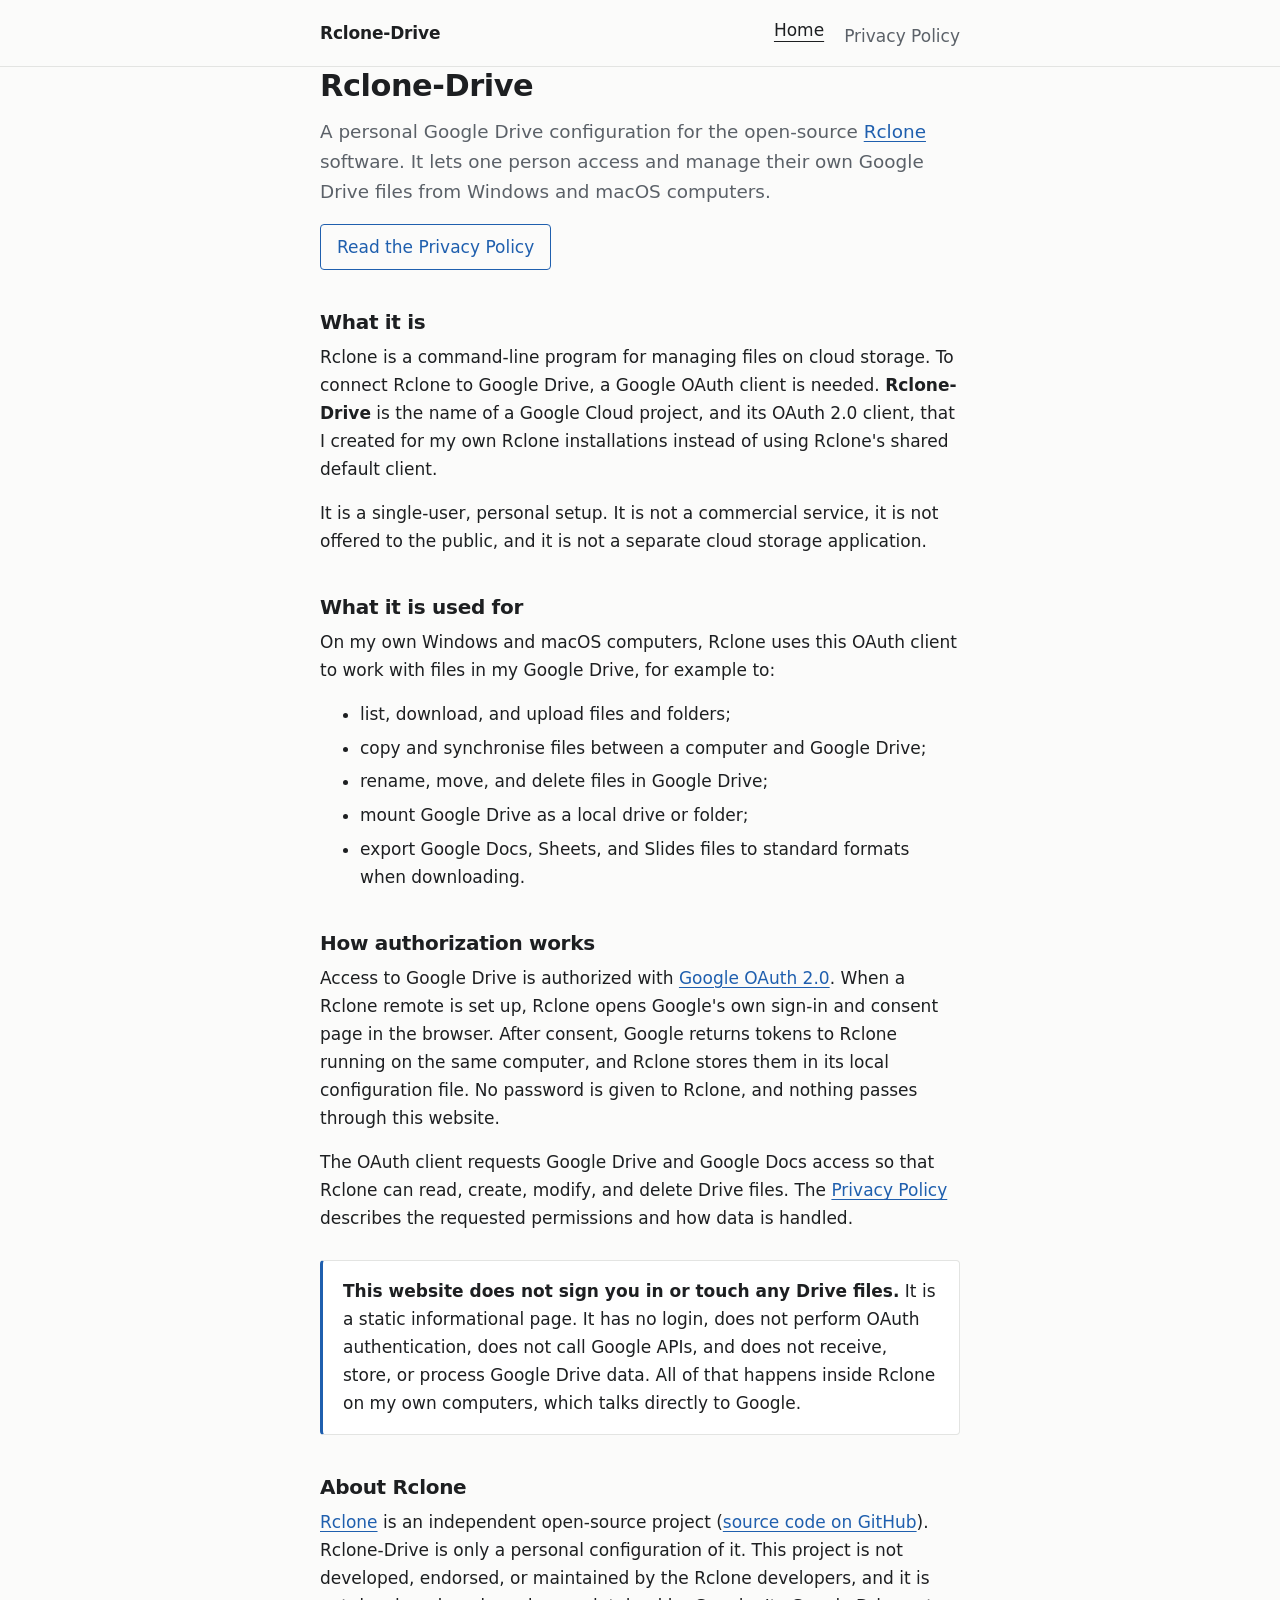
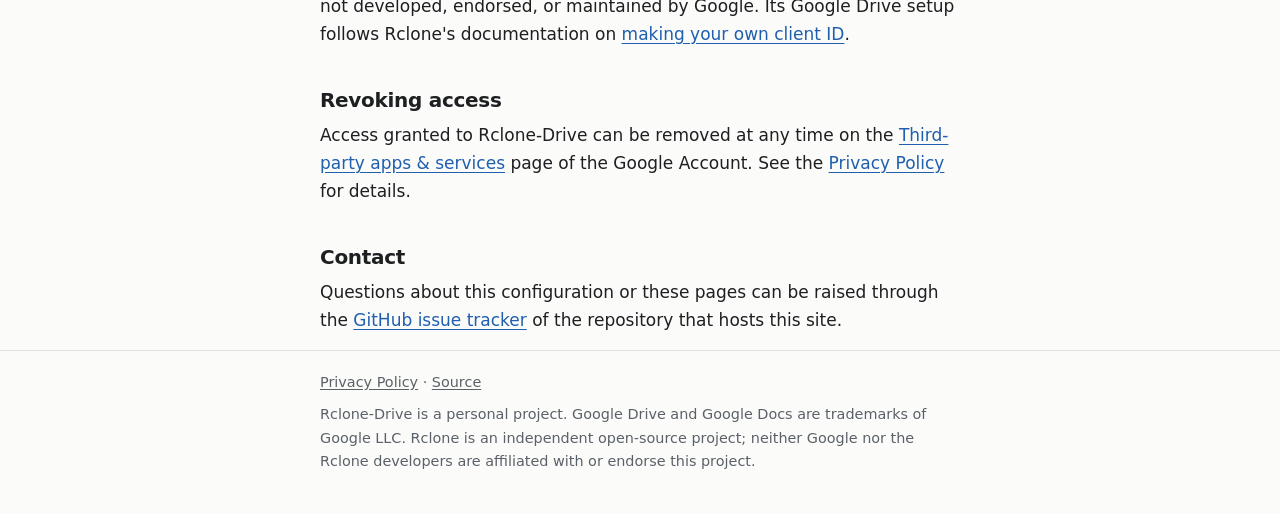
<file: index.html>
<!doctype html>
<html lang="en">
<head>
  <meta charset="utf-8">
  <meta name="viewport" content="width=device-width, initial-scale=1">
  <title>Rclone-Drive</title>
  <meta name="description" content="Rclone-Drive is a personal Google Drive configuration for the open-source Rclone software, used to access one person's own Google Drive from Windows and macOS.">
  <link rel="icon" href="assets/favicon.svg" type="image/svg+xml">
  <link rel="stylesheet" href="assets/style.css">
</head>
<body>
  <a class="skip-link" href="#main">Skip to content</a>

  <header class="site-header">
    <div class="wrap">
      <a class="brand" href="./">Rclone-Drive</a>
      <nav class="site-nav" aria-label="Main">
        <ul>
          <li><a href="./" aria-current="page">Home</a></li>
          <li><a href="privacy.html">Privacy Policy</a></li>
        </ul>
      </nav>
    </div>
  </header>

  <main id="main" class="wrap">
    <h1>Rclone-Drive</h1>
    <p class="lead">A personal Google Drive configuration for the open-source <a href="https://rclone.org/">Rclone</a> software. It lets one person access and manage their own Google Drive files from Windows and macOS computers.</p>

    <p><a class="button-link" href="privacy.html">Read the Privacy Policy</a></p>

    <h2>What it is</h2>
    <p>Rclone is a command-line program for managing files on cloud storage. To connect Rclone to Google Drive, a Google OAuth client is needed. <strong>Rclone-Drive</strong> is the name of a Google Cloud project, and its OAuth 2.0 client, that I created for my own Rclone installations instead of using Rclone's shared default client.</p>
    <p>It is a single-user, personal setup. It is not a commercial service, it is not offered to the public, and it is not a separate cloud storage application.</p>

    <h2>What it is used for</h2>
    <p>On my own Windows and macOS computers, Rclone uses this OAuth client to work with files in my Google Drive, for example to:</p>
    <ul>
      <li>list, download, and upload files and folders;</li>
      <li>copy and synchronise files between a computer and Google Drive;</li>
      <li>rename, move, and delete files in Google Drive;</li>
      <li>mount Google Drive as a local drive or folder;</li>
      <li>export Google Docs, Sheets, and Slides files to standard formats when downloading.</li>
    </ul>

    <h2>How authorization works</h2>
    <p>Access to Google Drive is authorized with <a href="https://developers.google.com/identity/protocols/oauth2">Google OAuth 2.0</a>. When a Rclone remote is set up, Rclone opens Google's own sign-in and consent page in the browser. After consent, Google returns tokens to Rclone running on the same computer, and Rclone stores them in its local configuration file. No password is given to Rclone, and nothing passes through this website.</p>
    <p>The OAuth client requests Google Drive and Google Docs access so that Rclone can read, create, modify, and delete Drive files. The <a href="privacy.html">Privacy Policy</a> describes the requested permissions and how data is handled.</p>

    <div class="callout">
      <p><strong>This website does not sign you in or touch any Drive files.</strong> It is a static informational page. It has no login, does not perform OAuth authentication, does not call Google APIs, and does not receive, store, or process Google Drive data. All of that happens inside Rclone on my own computers, which talks directly to Google.</p>
    </div>

    <h2>About Rclone</h2>
    <p><a href="https://rclone.org/">Rclone</a> is an independent open-source project (<a href="https://github.com/rclone/rclone">source code on GitHub</a>). Rclone-Drive is only a personal configuration of it. This project is not developed, endorsed, or maintained by the Rclone developers, and it is not developed, endorsed, or maintained by Google. Its Google Drive setup follows Rclone's documentation on <a href="https://rclone.org/drive/#making-your-own-client-id">making your own client ID</a>.</p>

    <h2>Revoking access</h2>
    <p>Access granted to Rclone-Drive can be removed at any time on the <a href="https://myaccount.google.com/connections">Third-party apps &amp; services</a> page of the Google Account. See the <a href="privacy.html#revoking-access">Privacy Policy</a> for details.</p>

    <h2>Contact</h2>
    <p>Questions about this configuration or these pages can be raised through the <a href="https://github.com/Asilturkmen/rclone-drive-info/issues">GitHub issue tracker</a> of the repository that hosts this site.</p>
  </main>

  <footer class="site-footer">
    <div class="wrap">
      <p><a href="privacy.html">Privacy Policy</a> · <a href="https://github.com/Asilturkmen/rclone-drive-info">Source</a></p>
      <p>Rclone-Drive is a personal project. Google Drive and Google Docs are trademarks of Google LLC. Rclone is an independent open-source project; neither Google nor the Rclone developers are affiliated with or endorse this project.</p>
    </div>
  </footer>
</body>
</html>
</file>
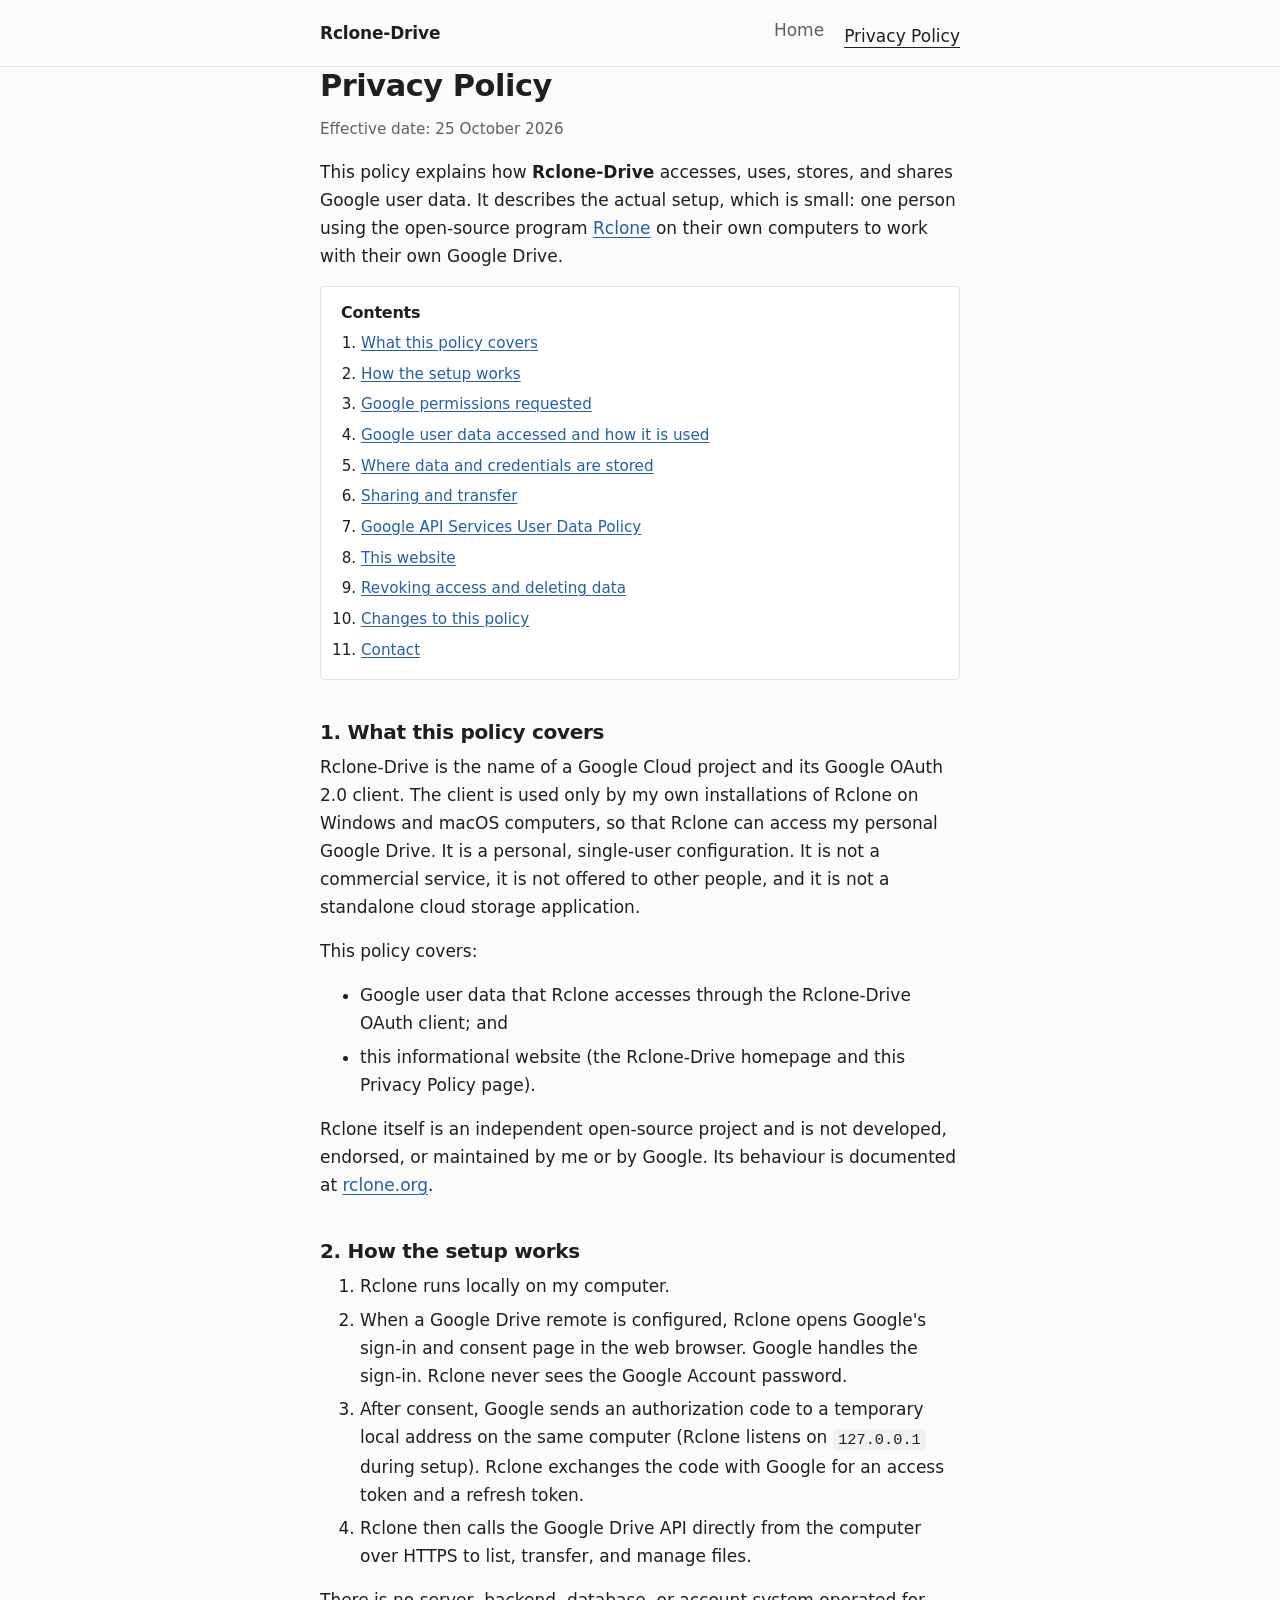
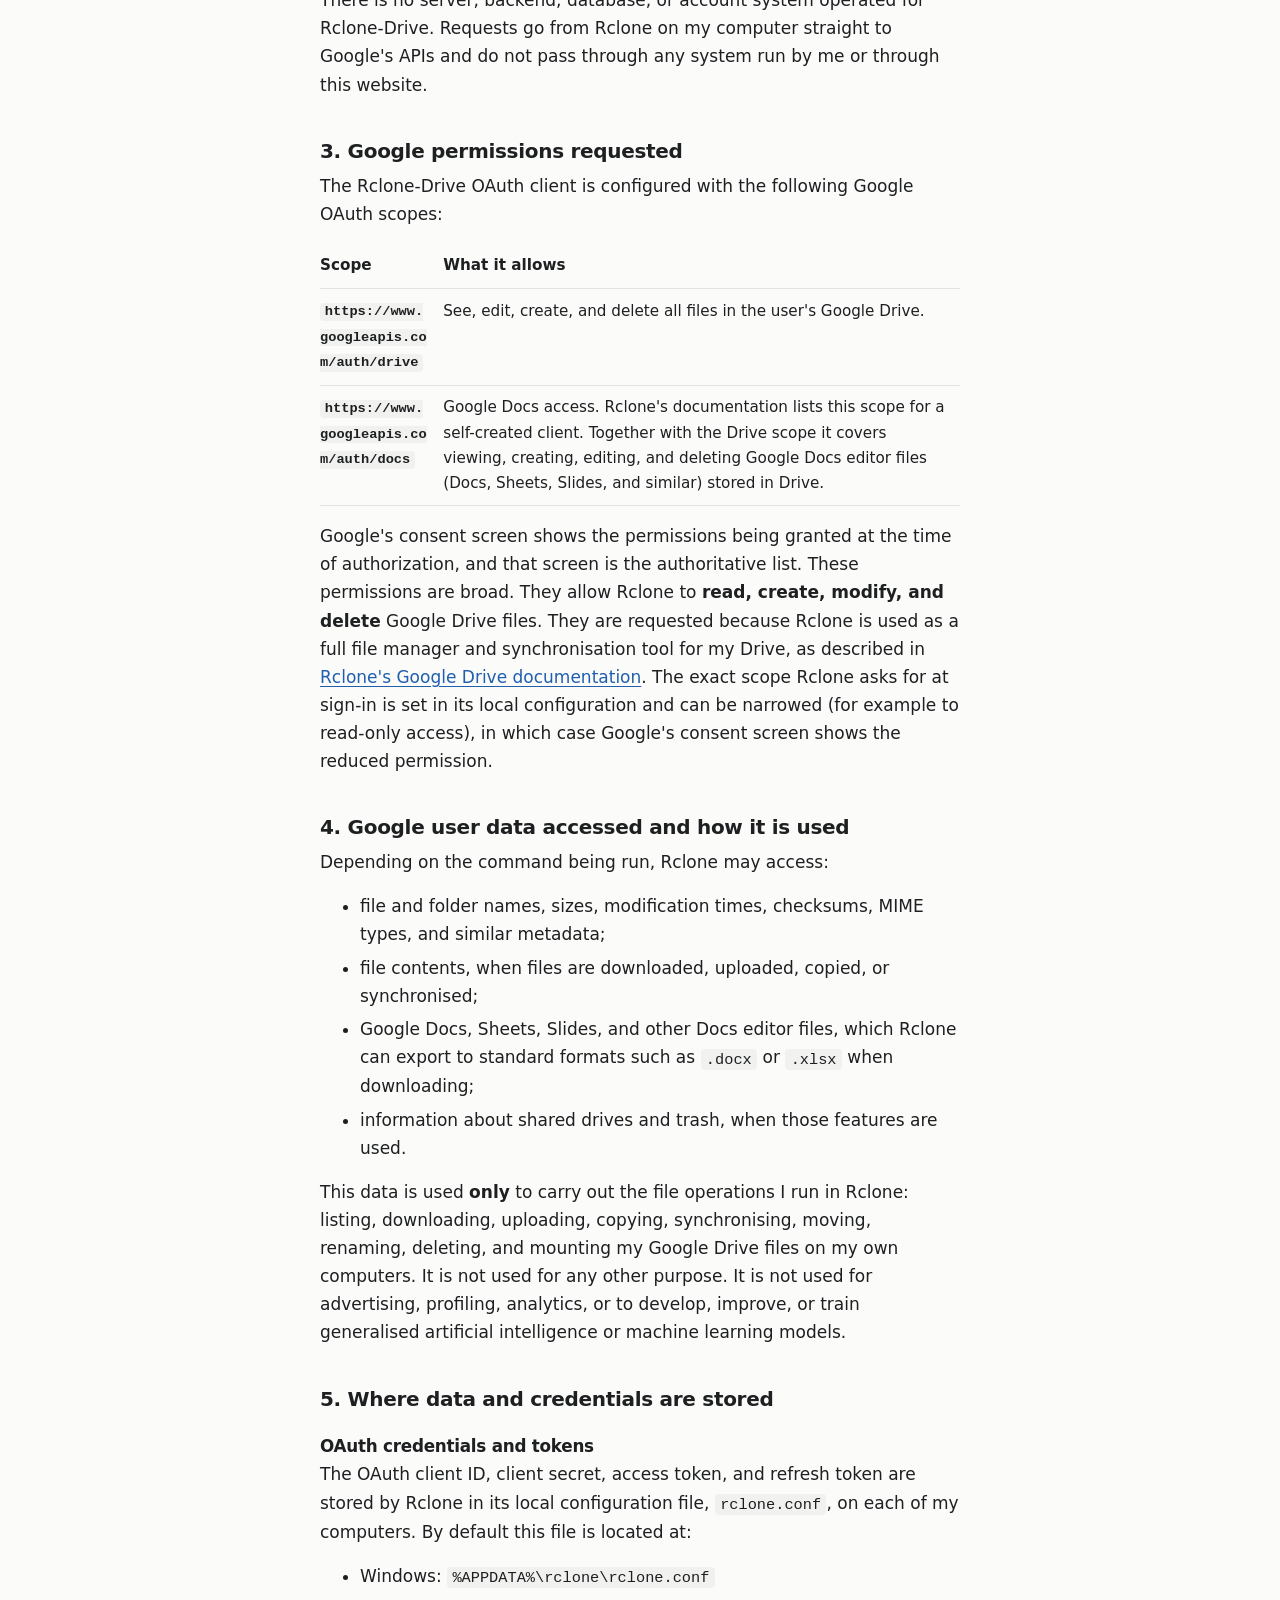
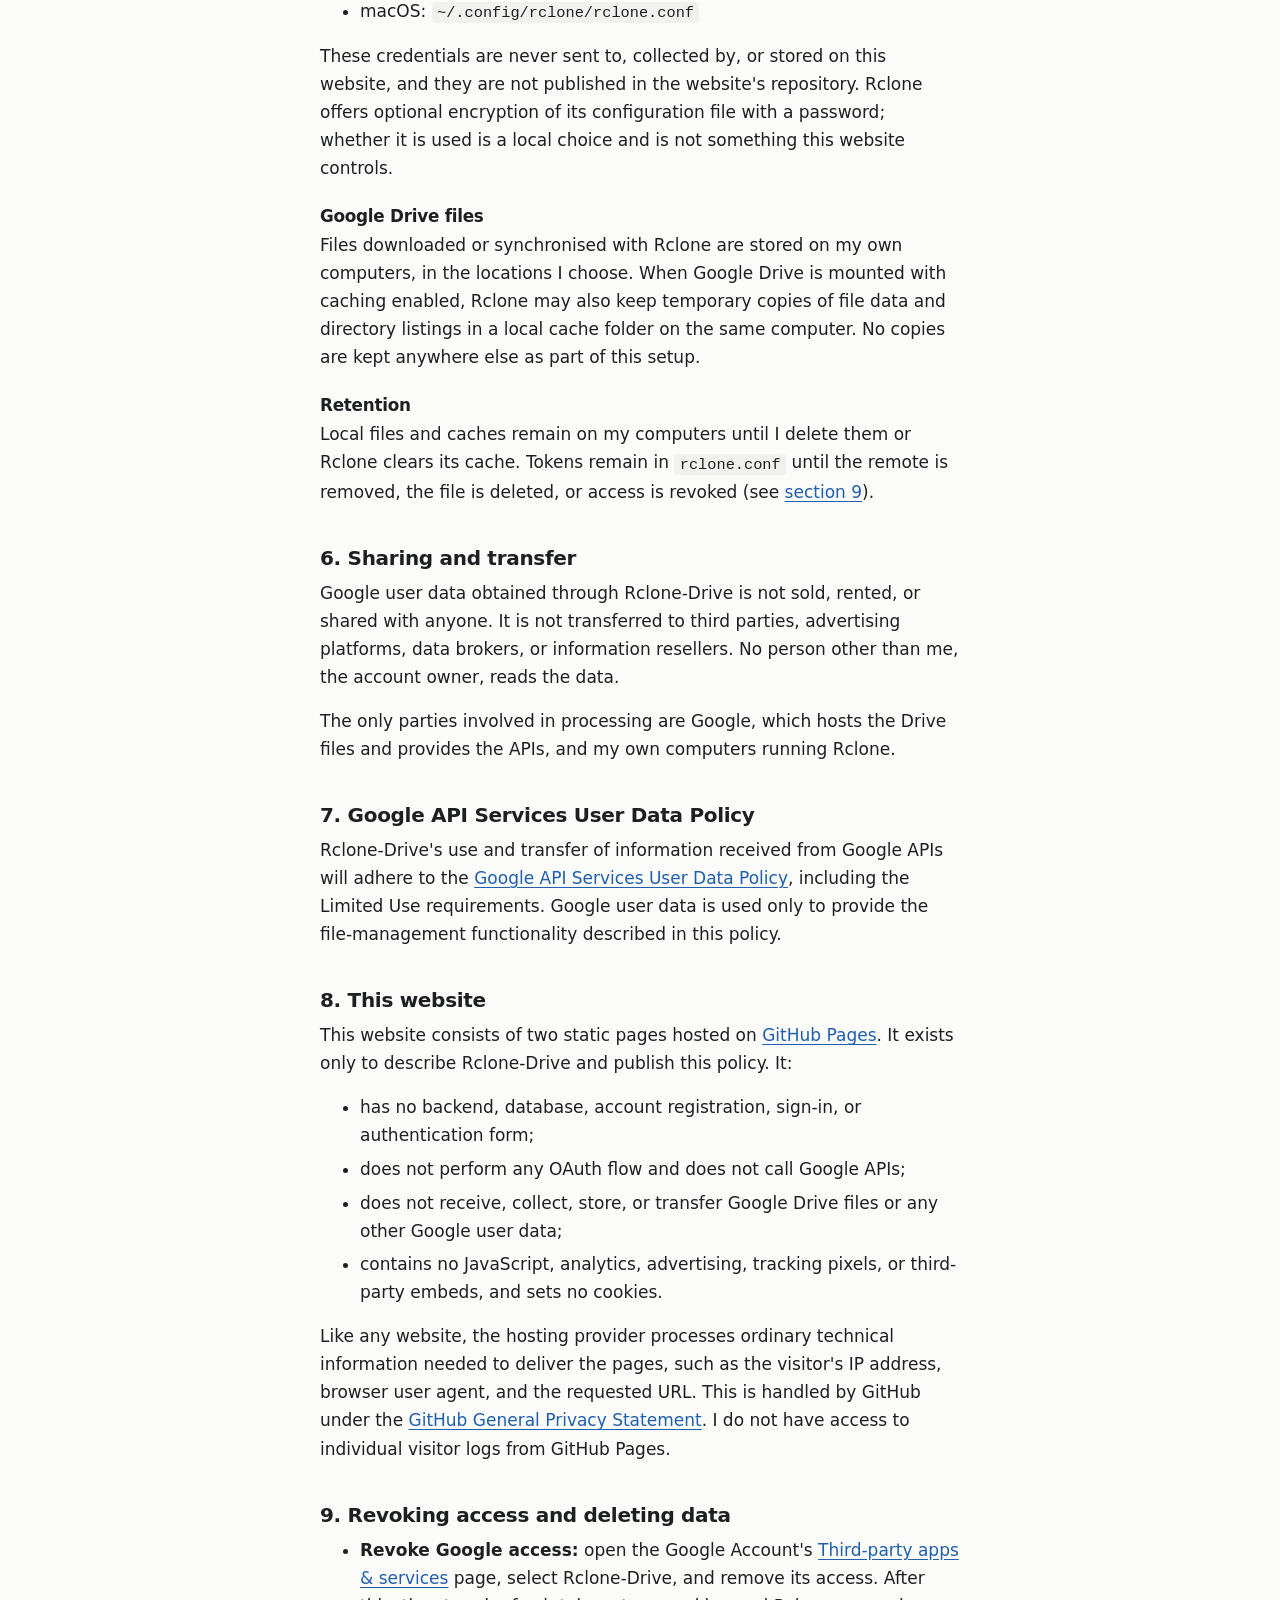
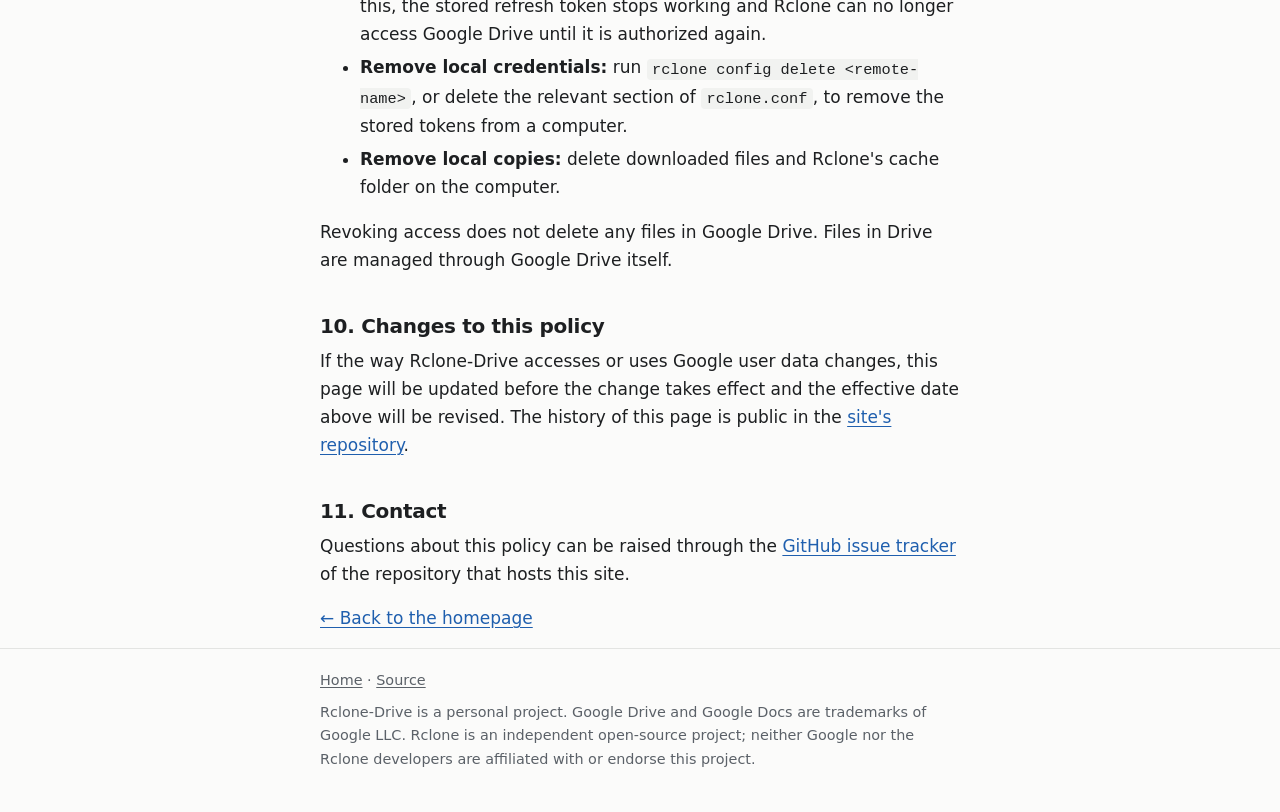
<file: privacy.html>
<!doctype html>
<html lang="en">
<head>
  <meta charset="utf-8">
  <meta name="viewport" content="width=device-width, initial-scale=1">
  <title>Privacy Policy · Rclone-Drive</title>
  <meta name="description" content="Privacy Policy for Rclone-Drive, a personal Google Drive configuration for the open-source Rclone software.">
  <link rel="icon" href="assets/favicon.svg" type="image/svg+xml">
  <link rel="stylesheet" href="assets/style.css">
</head>
<body>
  <a class="skip-link" href="#main">Skip to content</a>

  <header class="site-header">
    <div class="wrap">
      <a class="brand" href="./">Rclone-Drive</a>
      <nav class="site-nav" aria-label="Main">
        <ul>
          <li><a href="./">Home</a></li>
          <li><a href="privacy.html" aria-current="page">Privacy Policy</a></li>
        </ul>
      </nav>
    </div>
  </header>

  <main id="main" class="wrap">
    <h1>Privacy Policy</h1>
    <p class="meta">Effective date: 25 October 2026</p>

    <p>This policy explains how <strong>Rclone-Drive</strong> accesses, uses, stores, and shares Google user data. It describes the actual setup, which is small: one person using the open-source program <a href="https://rclone.org/">Rclone</a> on their own computers to work with their own Google Drive.</p>

    <nav class="toc" aria-labelledby="toc-heading">
      <h2 id="toc-heading">Contents</h2>
      <ol>
        <li><a href="#what-this-covers">What this policy covers</a></li>
        <li><a href="#how-it-works">How the setup works</a></li>
        <li><a href="#permissions">Google permissions requested</a></li>
        <li><a href="#data-accessed">Google user data accessed and how it is used</a></li>
        <li><a href="#storage">Where data and credentials are stored</a></li>
        <li><a href="#sharing">Sharing and transfer</a></li>
        <li><a href="#limited-use">Google API Services User Data Policy</a></li>
        <li><a href="#website">This website</a></li>
        <li><a href="#revoking-access">Revoking access and deleting data</a></li>
        <li><a href="#changes">Changes to this policy</a></li>
        <li><a href="#contact">Contact</a></li>
      </ol>
    </nav>

    <h2 id="what-this-covers">1. What this policy covers</h2>
    <p>Rclone-Drive is the name of a Google Cloud project and its Google OAuth 2.0 client. The client is used only by my own installations of Rclone on Windows and macOS computers, so that Rclone can access my personal Google Drive. It is a personal, single-user configuration. It is not a commercial service, it is not offered to other people, and it is not a standalone cloud storage application.</p>
    <p>This policy covers:</p>
    <ul>
      <li>Google user data that Rclone accesses through the Rclone-Drive OAuth client; and</li>
      <li>this informational website (the Rclone-Drive homepage and this Privacy Policy page).</li>
    </ul>
    <p>Rclone itself is an independent open-source project and is not developed, endorsed, or maintained by me or by Google. Its behaviour is documented at <a href="https://rclone.org/">rclone.org</a>.</p>

    <h2 id="how-it-works">2. How the setup works</h2>
    <ol>
      <li>Rclone runs locally on my computer.</li>
      <li>When a Google Drive remote is configured, Rclone opens Google's sign-in and consent page in the web browser. Google handles the sign-in. Rclone never sees the Google Account password.</li>
      <li>After consent, Google sends an authorization code to a temporary local address on the same computer (Rclone listens on <code>127.0.0.1</code> during setup). Rclone exchanges the code with Google for an access token and a refresh token.</li>
      <li>Rclone then calls the Google Drive API directly from the computer over HTTPS to list, transfer, and manage files.</li>
    </ol>
    <p>There is no server, backend, database, or account system operated for Rclone-Drive. Requests go from Rclone on my computer straight to Google's APIs and do not pass through any system run by me or through this website.</p>

    <h2 id="permissions">3. Google permissions requested</h2>
    <p>The Rclone-Drive OAuth client is configured with the following Google OAuth scopes:</p>
    <table>
      <thead>
        <tr>
          <th scope="col">Scope</th>
          <th scope="col">What it allows</th>
        </tr>
      </thead>
      <tbody>
        <tr>
          <th scope="row"><code>https://www.googleapis.com/auth/drive</code></th>
          <td>See, edit, create, and delete all files in the user's Google Drive.</td>
        </tr>
        <tr>
          <th scope="row"><code>https://www.googleapis.com/auth/docs</code></th>
          <td>Google Docs access. Rclone's documentation lists this scope for a self-created client. Together with the Drive scope it covers viewing, creating, editing, and deleting Google Docs editor files (Docs, Sheets, Slides, and similar) stored in Drive.</td>
        </tr>
      </tbody>
    </table>
    <p>Google's consent screen shows the permissions being granted at the time of authorization, and that screen is the authoritative list. These permissions are broad. They allow Rclone to <strong>read, create, modify, and delete</strong> Google Drive files. They are requested because Rclone is used as a full file manager and synchronisation tool for my Drive, as described in <a href="https://rclone.org/drive/#making-your-own-client-id">Rclone's Google Drive documentation</a>. The exact scope Rclone asks for at sign-in is set in its local configuration and can be narrowed (for example to read-only access), in which case Google's consent screen shows the reduced permission.</p>

    <h2 id="data-accessed">4. Google user data accessed and how it is used</h2>
    <p>Depending on the command being run, Rclone may access:</p>
    <ul>
      <li>file and folder names, sizes, modification times, checksums, MIME types, and similar metadata;</li>
      <li>file contents, when files are downloaded, uploaded, copied, or synchronised;</li>
      <li>Google Docs, Sheets, Slides, and other Docs editor files, which Rclone can export to standard formats such as <code>.docx</code> or <code>.xlsx</code> when downloading;</li>
      <li>information about shared drives and trash, when those features are used.</li>
    </ul>
    <p>This data is used <strong>only</strong> to carry out the file operations I run in Rclone: listing, downloading, uploading, copying, synchronising, moving, renaming, deleting, and mounting my Google Drive files on my own computers. It is not used for any other purpose. It is not used for advertising, profiling, analytics, or to develop, improve, or train generalised artificial intelligence or machine learning models.</p>

    <h2 id="storage">5. Where data and credentials are stored</h2>
    <h3>OAuth credentials and tokens</h3>
    <p>The OAuth client ID, client secret, access token, and refresh token are stored by Rclone in its local configuration file, <code>rclone.conf</code>, on each of my computers. By default this file is located at:</p>
    <ul>
      <li>Windows: <code>%APPDATA%\rclone\rclone.conf</code></li>
      <li>macOS: <code>~/.config/rclone/rclone.conf</code></li>
    </ul>
    <p>These credentials are never sent to, collected by, or stored on this website, and they are not published in the website's repository. Rclone offers optional encryption of its configuration file with a password; whether it is used is a local choice and is not something this website controls.</p>
    <h3>Google Drive files</h3>
    <p>Files downloaded or synchronised with Rclone are stored on my own computers, in the locations I choose. When Google Drive is mounted with caching enabled, Rclone may also keep temporary copies of file data and directory listings in a local cache folder on the same computer. No copies are kept anywhere else as part of this setup.</p>
    <h3>Retention</h3>
    <p>Local files and caches remain on my computers until I delete them or Rclone clears its cache. Tokens remain in <code>rclone.conf</code> until the remote is removed, the file is deleted, or access is revoked (see <a href="#revoking-access">section 9</a>).</p>

    <h2 id="sharing">6. Sharing and transfer</h2>
    <p>Google user data obtained through Rclone-Drive is not sold, rented, or shared with anyone. It is not transferred to third parties, advertising platforms, data brokers, or information resellers. No person other than me, the account owner, reads the data.</p>
    <p>The only parties involved in processing are Google, which hosts the Drive files and provides the APIs, and my own computers running Rclone.</p>

    <h2 id="limited-use">7. Google API Services User Data Policy</h2>
    <p>Rclone-Drive's use and transfer of information received from Google APIs will adhere to the <a href="https://developers.google.com/terms/api-services-user-data-policy">Google API Services User Data Policy</a>, including the Limited Use requirements. Google user data is used only to provide the file-management functionality described in this policy.</p>

    <h2 id="website">8. This website</h2>
    <p>This website consists of two static pages hosted on <a href="https://pages.github.com/">GitHub Pages</a>. It exists only to describe Rclone-Drive and publish this policy. It:</p>
    <ul>
      <li>has no backend, database, account registration, sign-in, or authentication form;</li>
      <li>does not perform any OAuth flow and does not call Google APIs;</li>
      <li>does not receive, collect, store, or transfer Google Drive files or any other Google user data;</li>
      <li>contains no JavaScript, analytics, advertising, tracking pixels, or third-party embeds, and sets no cookies.</li>
    </ul>
    <p>Like any website, the hosting provider processes ordinary technical information needed to deliver the pages, such as the visitor's IP address, browser user agent, and the requested URL. This is handled by GitHub under the <a href="https://docs.github.com/en/site-policy/privacy-policies/github-general-privacy-statement">GitHub General Privacy Statement</a>. I do not have access to individual visitor logs from GitHub Pages.</p>

    <h2 id="revoking-access">9. Revoking access and deleting data</h2>
    <ul>
      <li><strong>Revoke Google access:</strong> open the Google Account's <a href="https://myaccount.google.com/connections">Third-party apps &amp; services</a> page, select Rclone-Drive, and remove its access. After this, the stored refresh token stops working and Rclone can no longer access Google Drive until it is authorized again.</li>
      <li><strong>Remove local credentials:</strong> run <code>rclone config delete &lt;remote-name&gt;</code>, or delete the relevant section of <code>rclone.conf</code>, to remove the stored tokens from a computer.</li>
      <li><strong>Remove local copies:</strong> delete downloaded files and Rclone's cache folder on the computer.</li>
    </ul>
    <p>Revoking access does not delete any files in Google Drive. Files in Drive are managed through Google Drive itself.</p>

    <h2 id="changes">10. Changes to this policy</h2>
    <p>If the way Rclone-Drive accesses or uses Google user data changes, this page will be updated before the change takes effect and the effective date above will be revised. The history of this page is public in the <a href="https://github.com/Asilturkmen/rclone-drive-info/commits/main/privacy.html">site's repository</a>.</p>

    <h2 id="contact">11. Contact</h2>
    <p>Questions about this policy can be raised through the <a href="https://github.com/Asilturkmen/rclone-drive-info/issues">GitHub issue tracker</a> of the repository that hosts this site.</p>

    <p><a href="./">← Back to the homepage</a></p>
  </main>

  <footer class="site-footer">
    <div class="wrap">
      <p><a href="./">Home</a> · <a href="https://github.com/Asilturkmen/rclone-drive-info">Source</a></p>
      <p>Rclone-Drive is a personal project. Google Drive and Google Docs are trademarks of Google LLC. Rclone is an independent open-source project; neither Google nor the Rclone developers are affiliated with or endorse this project.</p>
    </div>
  </footer>
</body>
</html>
</file>
<file: assets/style.css>
:root {
  color-scheme: light dark;
  --bg: #fbfbfa;
  --surface: #ffffff;
  --text: #1d1f21;
  --muted: #5b6168;
  --border: #e3e4e2;
  --accent: #1f5fae;
  --accent-hover: #174a88;
  --code-bg: #f1f2f0;
  --measure: 42rem;
}

@media (prefers-color-scheme: dark) {
  :root {
    --bg: #15171a;
    --surface: #1c1f23;
    --text: #e6e7e8;
    --muted: #a2a8af;
    --border: #2d3137;
    --accent: #8ab4f0;
    --accent-hover: #b0cdf6;
    --code-bg: #24282d;
  }
}

*,
*::before,
*::after {
  box-sizing: border-box;
}

html {
  -webkit-text-size-adjust: 100%;
  text-size-adjust: 100%;
}

body {
  margin: 0;
  background: var(--bg);
  color: var(--text);
  font-family: system-ui, -apple-system, "Segoe UI", Roboto, "Helvetica Neue", Arial, sans-serif;
  font-size: 1.0625rem;
  line-height: 1.65;
}

.skip-link {
  position: absolute;
  left: -999px;
  top: 0;
  padding: 0.5rem 0.75rem;
  background: var(--surface);
  color: var(--text);
  border: 1px solid var(--border);
}

.skip-link:focus {
  left: 1rem;
  top: 1rem;
}

.wrap {
  max-width: var(--measure);
  margin: 0 auto;
  padding: 0 1rem;
}

.site-header {
  border-bottom: 1px solid var(--border);
}

.site-header .wrap {
  display: flex;
  flex-wrap: wrap;
  align-items: center;
  justify-content: space-between;
  gap: 0.5rem 1.5rem;
  padding-top: 1rem;
  padding-bottom: 1rem;
}

.brand {
  font-weight: 600;
  color: var(--text);
  text-decoration: none;
  letter-spacing: -0.01em;
}

.site-nav ul {
  display: flex;
  gap: 1.25rem;
  margin: 0;
  padding: 0;
  list-style: none;
}

.site-nav a {
  color: var(--muted);
  text-decoration: none;
}

.site-nav a:hover,
.site-nav a[aria-current="page"] {
  color: var(--text);
}

.site-nav a[aria-current="page"] {
  text-decoration: underline;
  text-underline-offset: 0.3em;
}

main {
  padding-top: 2.5rem;
  padding-bottom: 3rem;
}

h1,
h2,
h3 {
  line-height: 1.25;
  letter-spacing: -0.015em;
}

h1 {
  font-size: 1.9rem;
  margin: 0 0 0.75rem;
}

h2 {
  font-size: 1.25rem;
  margin: 2.5rem 0 0.5rem;
}

h3 {
  font-size: 1.05rem;
  margin: 1.5rem 0 0.25rem;
}

p,
ul,
ol {
  margin: 0 0 1rem;
}

li + li {
  margin-top: 0.35rem;
}

a {
  color: var(--accent);
  text-underline-offset: 0.15em;
}

a:hover {
  color: var(--accent-hover);
}

a:focus-visible {
  outline: 2px solid var(--accent);
  outline-offset: 2px;
  border-radius: 2px;
}

.lead {
  font-size: 1.15rem;
  color: var(--muted);
}

.meta {
  color: var(--muted);
  font-size: 0.95rem;
}

code {
  font-family: ui-monospace, SFMono-Regular, Menlo, Consolas, "Liberation Mono", monospace;
  font-size: 0.9em;
  background: var(--code-bg);
  padding: 0.1em 0.35em;
  border-radius: 4px;
  overflow-wrap: anywhere;
}

.callout {
  margin: 1.75rem 0;
  padding: 1rem 1.25rem;
  background: var(--surface);
  border: 1px solid var(--border);
  border-left: 3px solid var(--accent);
  border-radius: 4px;
}

.callout p:last-child {
  margin-bottom: 0;
}

.button-link {
  display: inline-block;
  padding: 0.5rem 1rem;
  border: 1px solid var(--accent);
  border-radius: 4px;
  font-weight: 500;
  text-decoration: none;
}

.button-link:hover {
  background: var(--accent);
  color: var(--bg);
}

table {
  width: 100%;
  border-collapse: collapse;
  margin: 0 0 1rem;
  font-size: 0.95rem;
}

th,
td {
  text-align: left;
  vertical-align: top;
  padding: 0.6rem 0.75rem 0.6rem 0;
  border-bottom: 1px solid var(--border);
}

th {
  font-weight: 600;
}

.toc {
  padding: 1rem 1.25rem;
  background: var(--surface);
  border: 1px solid var(--border);
  border-radius: 4px;
  font-size: 0.95rem;
}

.toc h2 {
  font-size: 1rem;
  margin: 0 0 0.5rem;
}

.toc ol {
  margin: 0;
  padding-left: 1.25rem;
}

.site-footer {
  border-top: 1px solid var(--border);
  color: var(--muted);
  font-size: 0.9rem;
}

.site-footer .wrap {
  padding-top: 1.25rem;
  padding-bottom: 2rem;
}

.site-footer p {
  margin: 0 0 0.5rem;
}

.site-footer a {
  color: var(--muted);
}

@media (max-width: 30rem) {
  body {
    font-size: 1rem;
  }

  h1 {
    font-size: 1.6rem;
  }

  main {
    padding-top: 1.75rem;
  }

  th,
  td {
    display: block;
    padding-right: 0;
  }

  th {
    border-bottom: 0;
    padding-bottom: 0;
  }
}
</file>
